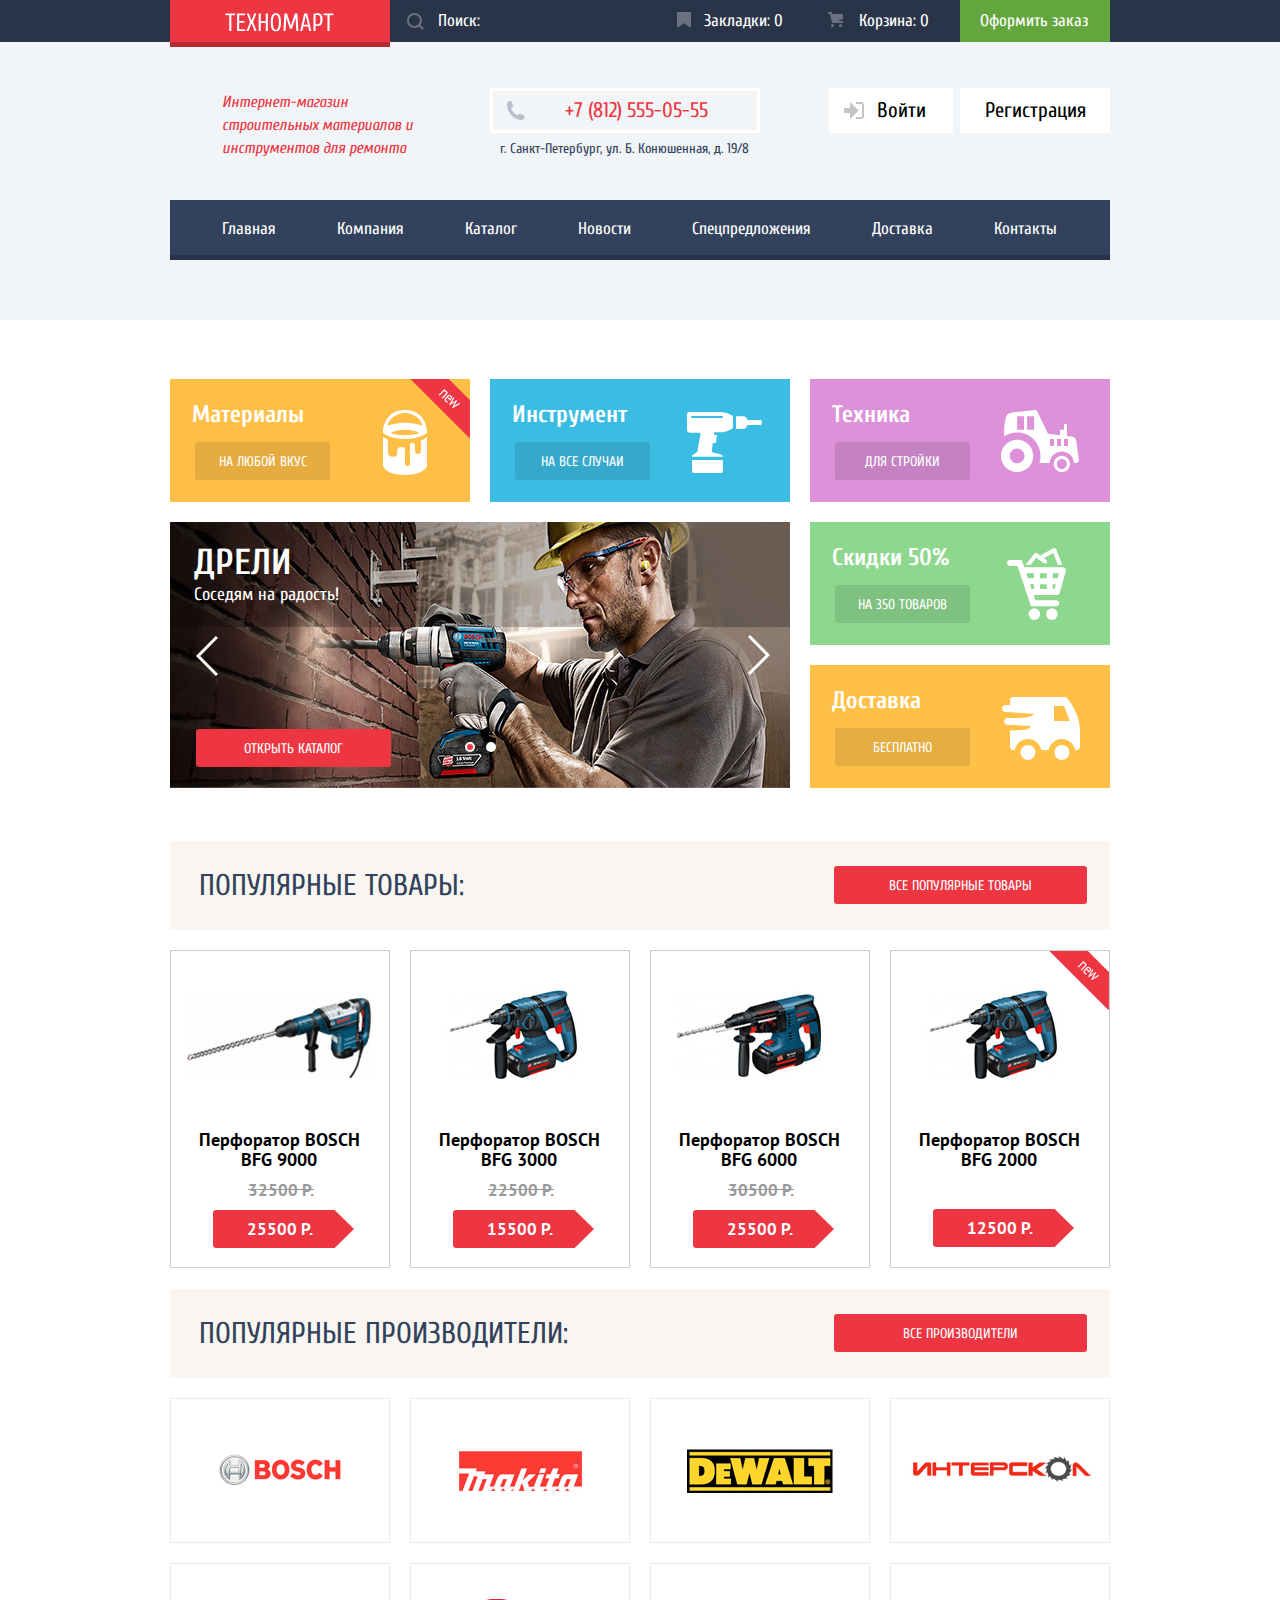
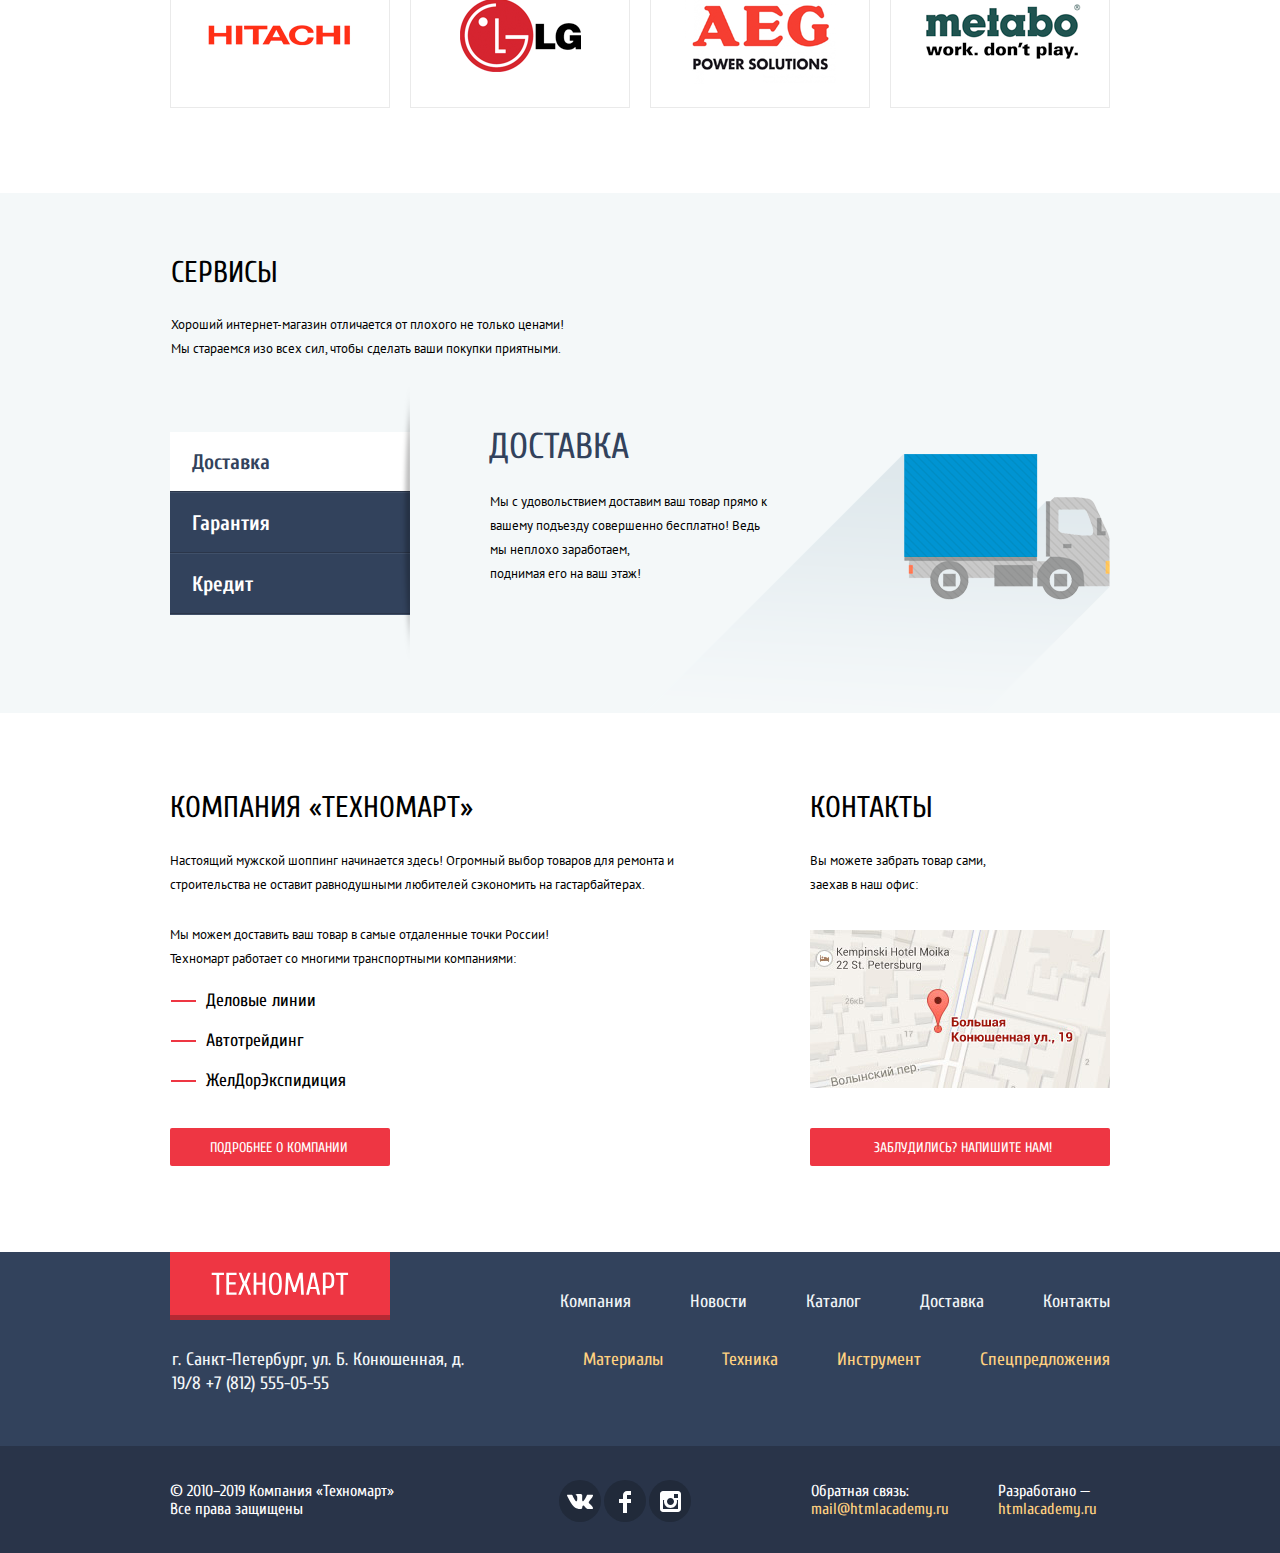
<file: index.html>
<!DOCTYPE html>
<html lang="ru">

<head>
  <meta charset="utf-8">
  <title>HTML Academy: Техномарт</title>
  <link href="https://fonts.googleapis.com/css?family=Cuprum:400,400i,700,700i%7CPT+Sans:400,700&display=swap&subset=cyrillic" rel="stylesheet">
  <link href="css/normalize.css" rel="stylesheet">
  <link href="css/style.css" rel="stylesheet">
</head>

<body>
  <header class="main-header">
    <div class=top-nav-wrapper>
      <div class="top-nav container">
        <div class="top-logo">
          <a>
            <img class="logo-img" src="img/top-logo.svg" width="109" height="19" alt="Логотип Техномарт"></a>
        </div>
        <form class="top-search" action=" https://echo.htmlacademy.ru" method="get">
          <label class="visually-hidden" for="search-block">Поиск:</label>
          <input type="text" id="search-block" class="search-field" name="search-text" value="" placeholder="Поиск:">
        </form>
        <div class="buttons-block">
          <a class="bookmarks" href="">Закладки: 0</a>
          <a class="cart" href="">Корзина: 0</a>
          <a class="submit-order" href="">Оформить заказ</a>
        </div>
      </div>
    </div>
    <div class="header-bottom">
      <div class="container">
        <p class="store-description">Интернет-магазин строительных материалов и инструментов для ремонта</p>
        <div class="phone-address">
          <a class="phone" href="tel:+78125550555">+7 (812) 555-05-55</a>
          <p class="address">г. Санкт-Петербург, ул. Б. Конюшенная, д. 19/8</p>
        </div>
        <div class="user-buttons">
          <a class="button sign-in" href="">Войти </a>
          <a class="button registration" href="">Регистрация </a>
        </div>
      </div>
      <div class="main-navigation container">
        <nav>
          <ul>
            <li><a href="">Главная</a></li>
            <li><a href="">Компания</a></li>
            <li><a href="catalog.html">Каталог</a></li>
            <li><a href="">Новости</a></li>
            <li><a href="">Спецпредложения</a></li>
            <li><a href="">Доставка</a></li>
            <li><a href="">Контакты</a></li>
          </ul>
        </nav>
      </div>
    </div>
  </header>
  <main>
    <section class="promo-block container">
      <h2 class="visually-hidden">Популярные разделы</h2>
      <section class="featured-section materials new-section">
        <h3>Материалы</h3>
        <a href="#">На любой вкус</a>
      </section>
      <section class="featured-section tools">
        <h3>Инструмент</h3>
        <a href="#">На все случаи</a>
      </section>
      <section class="featured-section machinery">
        <h3>Техника</h3>
        <a href="#">Для стройки</a>
      </section>
      <section class="promo-slider">
        <ul>
          <li class="slider-item drill-slide">
            <h3>Дрели</h3>
            <p>Соседям на радость!</p>
            <button class="previous-slide" aria-label="Предидущий слайд" type="button"></button>
            <button class="next-slide" aria-label="Следующий слайд" type="button"></button>
            <a href="./catalog.html">Открыть каталог</a>
          </li>
          <li class="slider-item perf-slide">
            <h3>Перфораторы</h3>
            <p>Настоящие мужские игрушки</p>
            <button class="previous-slide" aria-label="Предидущий слайд" type="button"></button>
            <button class="next-slide" aria-label="Следующий слайд" type="button"></button>
            <a href="./catalog.html">Открыть каталог</a>
          </li>
        </ul>
        <ul>
          <li>
            <i class="slider-indicator active"></i>
          </li>
          <li>
            <i class="slider-indicator"> </i>
          </li>
        </ul>
      </section>
      <div>
        <section class="featured-section discount-50">
          <h3>Скидки 50%</h3>
          <a href="#">На 350 товаров</a>
        </section>
        <section class="featured-section shipment-free">
          <h3>Доставка</h3>
          <a href="#">Бесплатно</a>
        </section>
      </div>
    </section>
    <section class="featured-items container">
      <div class="section-header-wrapper">
        <h2>Популярные товары:</h2>
        <a href="#">Все популярные товары</a>
      </div>
      <div class="items-list row-4x">
        <ul>
          <li>
            <section>
              <img src="img/bosh-bfg-9000.jpg" alt="Перфоратор BOSCH BFG 9000" width="218" height="170">
              <div class="quick-actions">
                <a class="buy-button" href="">купить</a>
                <button class="to-bookmarks-button" type="button">в закладки</button>
              </div>
              <h3>Перфоратор BOSCH BFG 9000</h3>
              <p class="old-price"><del>32500 р.</del></p>
              <p class="final-price">25500 р.</p>
            </section>
          </li>
          <li>
            <section>
              <img src="img/bosh-bfg-3000.jpg" alt="Перфоратор BOSCH BFG 3000" width="218" height="170">
              <div class="quick-actions">
                <a class="buy-button" href="">купить</a>
                <button class="to-bookmarks-button" type="button">в закладки</button>
              </div>
              <h3>Перфоратор BOSCH BFG 3000</h3>
              <p class="old-price"><del>22500 р.</del></p>
              <p class="final-price">15500 р.</p>
            </section>
          </li>
          <li>
            <section>
              <img src="img/bosh-bfg-6000.jpg" alt="Перфоратор BOSCH BFG 6000" width="218" height="170">
              <div class="quick-actions">
                <a class="buy-button" href="">купить</a>
                <button class="to-bookmarks-button" type="button">в закладки</button>
              </div>
              <h3>Перфоратор BOSCH BFG 6000</h3>
              <p class="old-price"><del>30500 р.</del></p>
              <p class="final-price">25500 р.</p>
            </section>
          </li>
          <li class="new">
            <section>
              <img src="img/bosh-bfg-2000.jpg" alt="Перфоратор BOSCH BFG 2000" width="218" height="170">
              <div class="quick-actions">
                <a class="buy-button" href="">купить</a>
                <button class="to-bookmarks-button" type="button">в закладки</button>
              </div>
              <h3>Перфоратор BOSCH BFG 2000</h3>
              <p class="old-price"></p>
              <p class="final-price">12500 р.</p>
            </section>
          </li>
        </ul>
      </div>
    </section>
    <section class="featured-manufactures container">
      <div class="section-header-wrapper">
        <h2>Популярные производители:</h2>
        <a href="#">Все производители</a>
      </div>
      <ul>
        <li><a href="#"></a><img src="img/bosch.png" alt="Bosch" width="126" height="37"></li>
        <li><a href="#"></a><img src="img/makita.png" alt="Makita" width="123" height="40"></li>
        <li><a href="#"></a><img src="img/dewalt.png" alt="Dewalt" width="146" height="44"></li>
        <li><a href="#"></a><img class="interskol" src="img/interskol.png" alt="Интерскол" width="200" height="88"></li>
        <li><a href="#"></a><img src="img/hitachi.png" alt="Hitachi" width="169" height="31"></li>
        <li><a href="#"></a><img src="img/lg.png" alt="LG" width="121" height="73"></li>
        <li><a href="#"></a><img src="img/aeg.png" alt="AEG" width="151" height="96"></li>
        <li><a href="#"></a><img class="metabo" src="img/metabo.png" alt="Metabo" width="204" height="69"></li>
      </ul>
    </section>
    <div class="services-wrapper">
      <section class="services container">
        <h2>Сервисы</h2>
        <p class="service-description">Хороший интернет-магазин отличается от плохого не только ценами! Мы стараемся изо всех сил, чтобы сделать ваши покупки приятными.</p>
        <section class="services-slider">
          <div class="services-buttons">
            <button type="button" class="service-button active-service-button">Доставка</button>
            <button type="button" class="service-button">Гарантия</button>
            <button type="button" class="service-button">Кредит</button>
          </div>
          <div class="service-summary">
            <ul>
              <li class="services-shipment-slide">
                <h3>Доставка</h3>
                <p>Мы с удовольствием доставим ваш товар прямо к вашему подъезду совершенно бесплатно! Ведь мы неплохо заработаем,<br> поднимая его на ваш этаж!</p>
              </li>
              <li class="services-warrenty-slide">
                <h3>Гарантия</h3>
                <p>Если купленный у нас товар поломается или заискрит,<br> а также в случае пожара, спровоцированного его возгоранием, вы всегда можете быть уверены в нашей гарантии. Мы обменяем сгоревший товар на новый.<br> Дом уж восстановите как-нибудь сами.</p>
              </li>
              <li class="services-credit-slide">
                <h3>Кредит</h3>
                <p>Залезть в долговую яму стало проще!<br>Кредитные консультанты придут вам на помощь.</p>
                <a class="button-info credit">Отправить заявку</a>
              </li>
            </ul>
          </div>
        </section>
      </section>
    </div>
    <div class="shipment-contacts container">
      <section class="info">
        <h2>Компания «Техномарт»</h2>
        <p>Настоящий мужской шоппинг начинается здесь! Огромный выбор товаров для ремонта и строительства не оставит равнодушными любителей сэкономить на гастарбайтерах.</p>
        <p class="short-paragraph">Мы можем доставить ваш товар в самые отдаленные точки России! Техномарт работает со многими транспортными компаниями: </p>
        <ul>
          <li>Деловые линии</li>
          <li>Автотрейдинг</li>
          <li>ЖелДорЭкспидиция</li>
        </ul>
        <a class="button-info" href="">Подробнее о компании</a>
      </section>
      <section class="info map">
        <h2>Контакты</h2>
        <p class="how-to-pickup">Вы можете забрать товар сами, заехав в наш офис:</p>
        <a class="mini-map" href=""><img src="img/map.jpg" width="300" height="158" alt="Карта как добраться"></a>
        <a class="button-info">Заблудились? Напишите нам!</a>
      </section>
    </div>
    <section class="write-to-us">
      <div class="top-line"></div>
      <h2 class="visually-hidden">Обратная связь</h2>
      <button class="close-window" type="button" aria-label="Закрыть окно обратной связи"></button>
      <form action="https://echo.htmlacademy.ru" method="post">
        <div class="input-set">
          <div class="small-set">
            <label for="name-field">Ваше имя:</label>
            <input class="popup-input-text" id="name-field" type="text" name="firtst-second-name" placeholder="Имя Фамилия">
          </div>
          <div class="small-set">
            <label for="email-field">Ваш e-mail:</label>
            <input class="popup-input-text" id="email-field" type="email" name="email" placeholder="email@example.com">
          </div>
          <div class="big-set">
            <label for="message-field">Текст письма:</label>
            <textarea class="popup-input-text" id="message-field" name="message" placeholder="В свободной форме"></textarea>
          </div>
        </div>
        <div class="button-area">
          <button class="submit-button" type="submit">Отправить</button>
        </div>
      </form>
    </section>
    <!-- Попап большой карты проезда -->
    <section class="map-popup">
      <h2 class="visually-hidden">Карта проезда в магазин Техномарт</h2>
      <a href="maps.yandex.ru"><img src="img/map-big.jpg" width="970" height="476" alt="Большая карта проезда в магазин Техномарт"></a>
      <button class="close-map-button" type="button" aria-label="Закрыть карту проезда"></button>
    </section>
  </main>
  <footer>
    <div class="footer-top-wrapper">
      <div class="main-footer container">
        <div class="footer-left-column">
          <div class="bottom-logo">
            <a>
              <img class="logo-img" src="img/top-logo.svg" width="138" height="24" alt="Логотип Техномарт"></a>
          </div>
          <p class="footer-address">г. Санкт-Петербург, ул. Б. Конюшенная, д. 19/8 +7 (812) 555-05-55</p>
        </div>
        <div class="footer-right-column">
          <div class="top-links">
            <ul>
              <li><a class="company-links" href="">Компания</a></li>
              <li><a class="company-links" href="">Новости</a></li>
              <li><a class="company-links" href="catalog.html">Каталог</a></li>
              <li><a class="company-links" href="">Доставка</a></li>
              <li><a class="company-links" href="">Контакты</a></li>
            </ul>
          </div>
          <div class="bottom-links">
            <ul>
              <li><a class="goods-links" href="">Материалы</a></li>
              <li><a class="goods-links" href="">Техника</a></li>
              <li><a class="goods-links" href="">Инструмент</a></li>
              <li><a class="goods-links" href="">Спецпредложения</a></li>
            </ul>
          </div>
        </div>
      </div>
    </div>
    <div class="footer-bottom-wrapper">
      <div class="footer-bottom container">
        <p class="copyright">© 2010–2019 Компания «Техномарт» Все права защищены</p>
        <div class="social-block">
          <a class="social-icon" href=""><img class="vk-social" src="img/vk-icon.svg" width="26" height="15" alt="Мы вконтакте"></a>
          <a class="social-icon" href=""><img src="img/fb-icon.svg" class="facebook-social" width="12" height="22" alt="Мы в фейсбуке"></a>
          <a class="social-icon" href=""><img class="insta-social" src="img/insta-icon.svg" width="21" height="21" alt="Мы в инстаграме"></a>
        </div>
        <div class="contact-block">
          <p>Обратная связь: <a class="company-links" href="mailto:mail@htmlacademy.ru">mail@htmlacademy.ru</a></p>
          <p>Разработано — <a class="company-links" href="https://htmlacademy.ru/intensive/htmlcss">htmlacademy.ru</a>
          </p>
        </div>
      </div>
    </div>
  </footer>
</body>

</html>
</file>
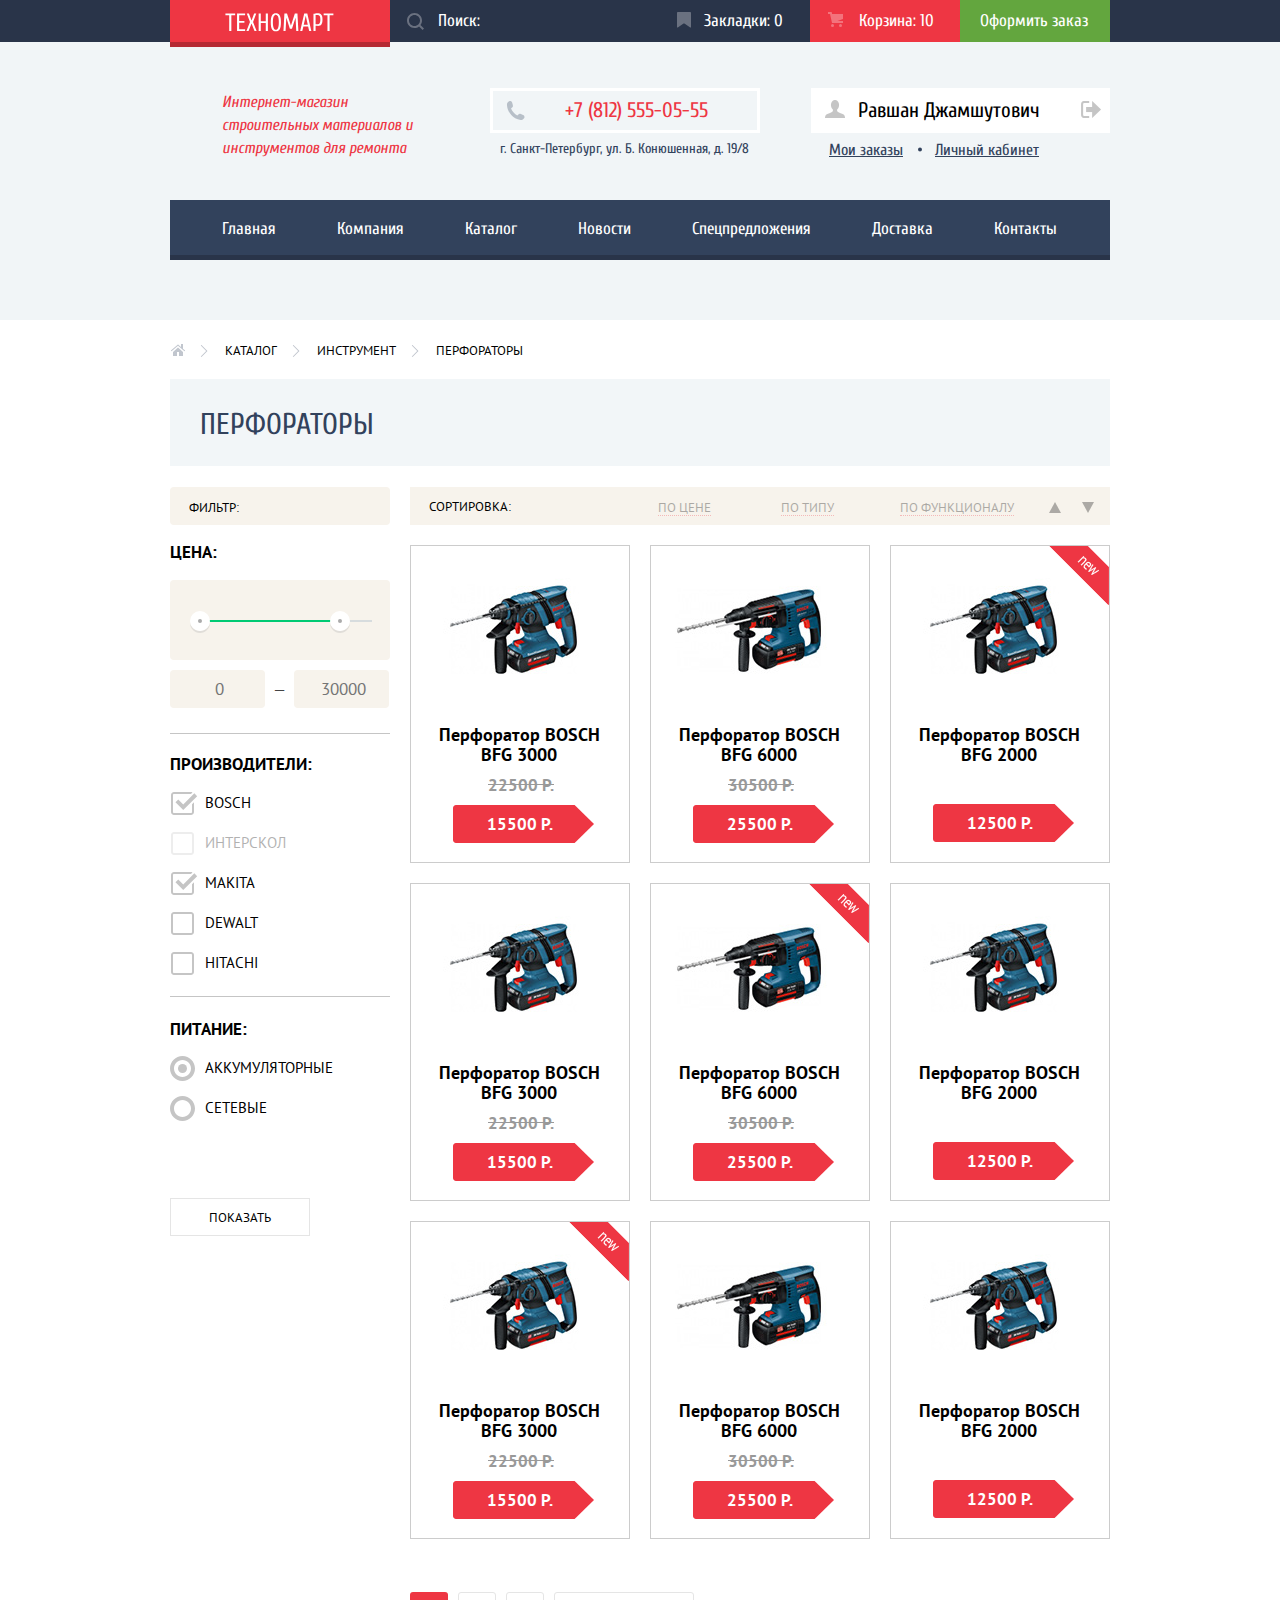
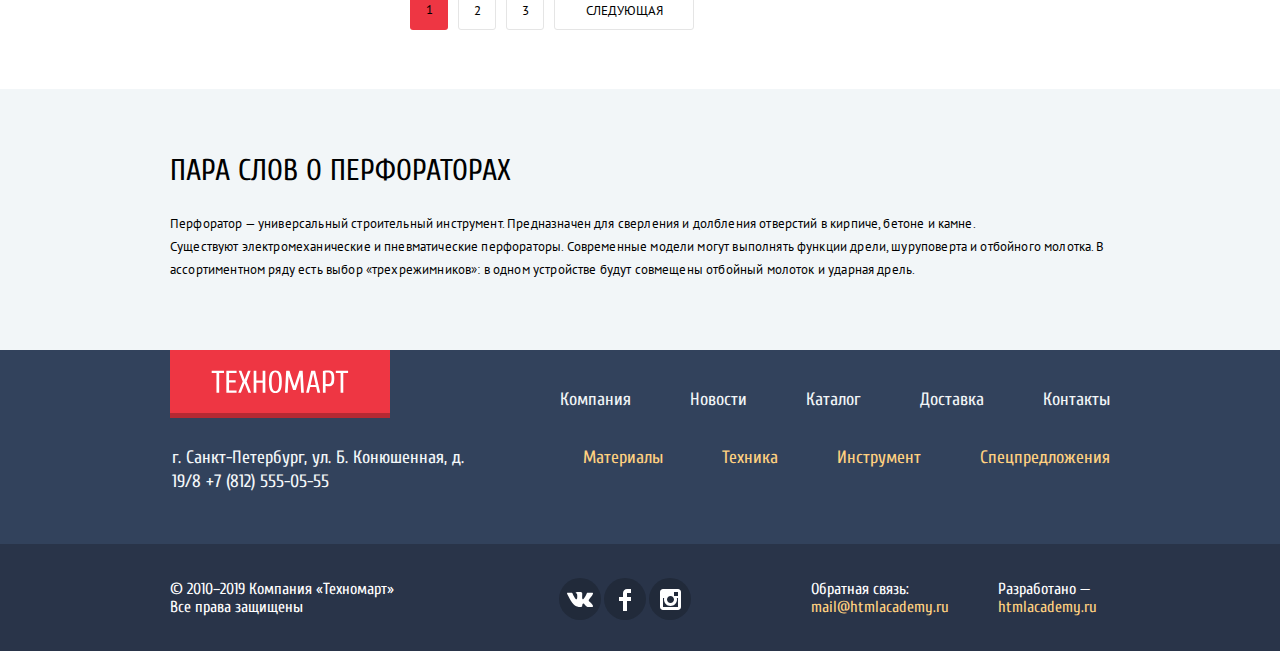
<file: catalog.html>
<!DOCTYPE html>
<html lang="ru">

<head>
  <meta charset="utf-8">
  <title>HTML Academy: Техномарт</title>
  <link href="https://fonts.googleapis.com/css?family=Cuprum:400,400i,700,700i%7CPT+Sans:400,700&display=swap&subset=cyrillic" rel="stylesheet">
  <link href="css/normalize.css" rel="stylesheet">
  <link href="css/style.css" rel="stylesheet">
</head>

<body>
  <header class="main-header">
    <div class=top-nav-wrapper>
      <div class="top-nav container">
        <div class="top-logo">
          <a href="index.html">
            <img class="logo-img" src="img/top-logo.svg" width="109" height="19" alt="Логотип Техномарт"></a>
        </div>
        <form class="top-search" action=" https://echo.htmlacademy.ru" method="get">
          <label class="visually-hidden" for="search-block">Поиск:</label>
          <input type="text" id="search-block" class="search-field" name="search-text" value="" placeholder="Поиск:">
        </form>
        <div class="buttons-block">
          <a class="bookmarks" href="">Закладки: 0</a>
          <a class="cart full" href="">Корзина: 10</a>
          <a class="submit-order" href="">Оформить заказ</a>
        </div>
      </div>
    </div>
    <div class="header-bottom">
      <div class="container">
        <p class="store-description">Интернет-магазин строительных материалов и инструментов для ремонта</p>
        <div class="phone-address">
          <a class="phone" href="tel:+78125550555">+7 (812) 555-05-55</a>
          <p class="address">г. Санкт-Петербург, ул. Б. Конюшенная, д. 19/8</p>
        </div>
        <div class="user-menu">
          <div class="user-name-block">
            <a class="user-name" href="">Равшан Джамшутович</a>
            <a class="button-logout" aria-label="выйти из профиля"></a>
          </div>
          <div class="personal-links">
            <a href="">Мои заказы</a>
            <a href="">Личный кабинет</a>
          </div>
        </div>
      </div>
      <div class="main-navigation container">
        <nav>
          <ul>
            <li><a href="index.html">Главная</a></li>
            <li><a href="">Компания</a></li>
            <li><a href="catalog.html">Каталог</a></li>
            <li><a href="">Новости</a></li>
            <li><a href="">Спецпредложения</a></li>
            <li><a href="">Доставка</a></li>
            <li><a href="">Контакты</a></li>
          </ul>
        </nav>
      </div>
    </div>
  </header>
  <main>
    <div class="breadcrumbs container">
      <ul>
        <li><a class="crumb-home" aria-label="На главную страницу" href="index.html"></a></li>
        <li><a href="catalog.html">Каталог</a></li>
        <li><a href="">Инструмент</a></li>
        <li><a href="">Перфораторы</a></li>
      </ul>
    </div>
    <h1 class="container">Перфораторы</h1>
    <div class="main-content container">
      <aside class="filter-block">
        <!-- Блок фильтра по цене -->
        <h3 class="filter-header">Фильтр:</h3>
        <form action="https://echo.htmlacademy.ru" method="get">
          <fieldset class="price-filter-fieldset">
            <legend>Цена:</legend>
            <div class="price-range-slider">
              <div class="incative-price"></div>
              <div class="active-price"></div>
              <div class="price-min-slider"></div>
              <div class="price-max-slider"></div>
            </div>
            <input class="price-slider-input-field" type="text" id="min-price" placeholder="0">
            <span class=pirce-separator>—</span>
            <input class="price-slider-input-field" type="text" id="max-price" placeholder="30000">
          </fieldset>
          <div class="separator">
            <fieldset class="manufactures-filter">
              <legend>Производители:</legend>
              <ul class="checklist">
                <li>
                  <input class="visually-hidden filter-checkbox" id="filter-bosh" type="checkbox" name="Bosh" checked>
                  <label for="filter-bosh">Bosch</label>
                </li>
                <li>
                  <input class="visually-hidden filter-checkbox" id="filter-interskol" type="checkbox" name="Интерскол" disabled>
                  <label for="filter-interskol">Интерскол</label>
                </li>
                <li>
                  <input class="visually-hidden filter-checkbox" id="filter-makita" type="checkbox" name="Makita" checked>
                  <label for="filter-makita">Makita</label>
                </li>
                <li>
                  <input class="visually-hidden filter-checkbox" id="filter-dewalt" type="checkbox" name="Dewalt">
                  <label for="filter-dewalt">Dewalt</label>
                </li>
                <li>
                  <input class="visually-hidden filter-checkbox" id="filter-hitachi" type="checkbox" name="Hitachi">
                  <label for="filter-hitachi">Hitachi</label>
                </li>
              </ul>
            </fieldset>
          </div>
          <div class="separator">
            <fieldset class="powersource">
              <legend>Питание:</legend>
              <ul>
                <li>
                  <input class="visually-hidden filter-radio" id="filter-battery" type="radio" name="power-source" value="battery" checked>
                  <label for="filter-battery">Аккумуляторные</label>
                </li>
                <li>
                  <input class="visually-hidden filter-radio" id="filter-power-line" type="radio" name="power-source" value="power-line">
                  <label for="filter-power-line">Сетевые</label>
                </li>
              </ul>
            </fieldset>
          </div>
          <button class="button-fieldset-submit" type="submit">Показать</button>
        </form>
      </aside>
      <section class="items-list">
        <h2 class="visually-hidden">Каталог перфораторов</h2>
        <section class="catalog-sorting-block">
          <h3>Сортировка:</h3>
          <div class="sorting-buttons">
            <a href="" class="sort-type-button price-sort">По цене</a>
            <a href="" class="sort-type-button type-sort">По типу</a>
            <a href="" class="sort-type-button function-sort">По функционалу</a>
            <div class="sorting-order">
              <a href="" class="sort-up" aria-label="По возрастанию"></a>
              <a href="" class="sort-down" aria-label="По убыванию"></a>
            </div>
          </div>
        </section>
        <ul>
          <li>
            <section>
              <img src="img/bosh-bfg-3000.jpg" alt="Перфоратор BOSCH BFG 3000" width="218" height="170">
              <div class="quick-actions">
                <a class="buy-button" href="">купить</a>
                <button class="to-bookmarks-button" type="button">в закладки</button>
              </div>
              <h3>Перфоратор BOSCH BFG 3000</h3>
              <p class="old-price"><del>22500 р.</del></p>
              <p class="final-price">15500 р.</p>
            </section>
          </li>
          <li>
            <section>
              <img src="img/bosh-bfg-6000.jpg" alt="Перфоратор BOSCH BFG 6000" width="218" height="170">
              <div class="quick-actions">
                <a class="buy-button" href="">купить</a>
                <button class="to-bookmarks-button" type="button">в закладки</button>
              </div>
              <h3>Перфоратор BOSCH BFG 6000</h3>
              <p class="old-price"><del>30500 р.</del></p>
              <p class="final-price">25500 р.</p>
            </section>
          </li>
          <li class="new">
            <section>
              <img src="img/bosh-bfg-2000.jpg" alt="Перфоратор BOSCH BFG 2000" width="218" height="170">
              <div class="quick-actions">
                <a class="buy-button" href="">купить</a>
                <button class="to-bookmarks-button" type="button">в закладки</button>
              </div>
              <h3>Перфоратор BOSCH BFG 2000</h3>
              <p class="old-price"></p>
              <p class="final-price">12500 р.</p>
            </section>
          </li>
          <li>
            <section>
              <img src="img/bosh-bfg-3000.jpg" alt="Перфоратор BOSCH BFG 3000" width="218" height="170">
              <div class="quick-actions">
                <a class="buy-button" href="">купить</a>
                <button class="to-bookmarks-button" type="button">в закладки</button>
              </div>
              <h3>Перфоратор BOSCH BFG 3000</h3>
              <p class="old-price"><del>22500 р.</del></p>
              <p class="final-price">15500 р.</p>
            </section>
          </li>
          <li class="new">
            <section>
              <img src="img/bosh-bfg-6000.jpg" alt="Перфоратор BOSCH BFG 6000" width="218" height="170">
              <div class="quick-actions">
                <a class="buy-button" href="">купить</a>
                <button class="to-bookmarks-button" type="button">в закладки</button>
              </div>
              <h3>Перфоратор BOSCH BFG 6000</h3>
              <p class="old-price"><del>30500 р.</del></p>
              <p class="final-price">25500 р.</p>
            </section>
          </li>
          <li>
            <section>
              <img src="img/bosh-bfg-2000.jpg" alt="Перфоратор BOSCH BFG 2000" width="218" height="170">
              <div class="quick-actions">
                <a class="buy-button" href="">купить</a>
                <button class="to-bookmarks-button" type="button">в закладки</button>
              </div>
              <h3>Перфоратор BOSCH BFG 2000</h3>
              <p class="old-price"></p>
              <p class="final-price">12500 р.</p>
            </section>
          </li>
          <li class="new">
            <section>
              <img src="img/bosh-bfg-3000.jpg" alt="Перфоратор BOSCH BFG 3000" width="218" height="170">
              <div class="quick-actions">
                <a class="buy-button" href="">купить</a>
                <button class="to-bookmarks-button" type="button">в закладки</button>
              </div>
              <h3>Перфоратор BOSCH BFG 3000</h3>
              <p class="old-price"><del>22500 р.</del></p>
              <p class="final-price">15500 р.</p>
            </section>
          </li>
          <li>
            <section>
              <img src="img/bosh-bfg-6000.jpg" alt="Перфоратор BOSCH BFG 6000" width="218" height="170">
              <div class="quick-actions">
                <a class="buy-button" href="">купить</a>
                <button class="to-bookmarks-button" type="button">в закладки</button>
              </div>
              <h3>Перфоратор BOSCH BFG 6000</h3>
              <p class="old-price"><del>30500 р.</del></p>
              <p class="final-price">25500 р.</p>
            </section>
          </li>
          <li>
            <section>
              <img src="img/bosh-bfg-2000.jpg" alt="Перфоратор BOSCH BFG 2000" width="218" height="170">
              <div class="quick-actions">
                <a class="buy-button" href="">купить</a>
                <button class="to-bookmarks-button" type="button">в закладки</button>
              </div>
              <h3>Перфоратор BOSCH BFG 2000</h3>
              <p class="old-price"></p>
              <p class="final-price">12500 р.</p>
            </section>
          </li>
        </ul>
        <ul class="catalog-pagination">
          <li class="pagination-item active-pagination">1</li>
          <li class="pagination-item">2</li>
          <li class="pagination-item">3</li>
          <li class="pagination-item next-page-pagination">Следующая</li>
        </ul>
      </section> <!-- items-list-->
    </div>
    <div class="category-description-wrapper">
      <section class="category-description container">
        <h3>Пара слов о перфораторах</h3>
        <p>Перфоратор — универсальный строительный инструмент. Предназначен для сверления и долбления отверстий в кирпиче, бетоне и камне.<br> Существуют электромеханические и пневматические перфораторы. Современные модели могут выполнять функции дрели, шуруповерта и отбойного молотка. В ассортиментном ряду есть выбор «трехрежимников»: в одном устройстве будут совмещены отбойный молоток и ударная дрель.</p>
      </section>
    </div>
    <!-- Попап подтверждения добавления в корзину -->
    <section class="added-to-cart-popup">
      <div class="top-line"></div>
      <div class="added-message">
        <h2>Товар добавлен в корзину!</h2>
        <button class="close-window" type="button" aria-label="Закрыть окно подтверждения"></button>
      </div>
      <div class="button-area">
        <a class="checkout-button" href="">Оформить заказ</a>
        <button class="continue-shopping" type="button">Продолжить покупки</button>
      </div>
    </section>
  </main>
  <footer>
    <div class="footer-top-wrapper">
      <div class="main-footer container">
        <div class="footer-left-column">
          <div class="bottom-logo">
            <a href="index.html">
              <img class="logo-img" src="img/top-logo.svg" width="138" height="24" alt="Логотип Техномарт"></a>
          </div>
          <p class="footer-address">г. Санкт-Петербург, ул. Б. Конюшенная, д. 19/8 +7 (812) 555-05-55</p>
        </div>
        <div class="footer-right-column">
          <div class="top-links">
            <ul>
              <li><a class="company-links" href="">Компания</a></li>
              <li><a class="company-links" href="">Новости</a></li>
              <li><a class="company-links" href="catalog.html">Каталог</a></li>
              <li><a class="company-links" href="">Доставка</a></li>
              <li><a class="company-links" href="">Контакты</a></li>
            </ul>
          </div>
          <div class="bottom-links">
            <ul>
              <li><a class="goods-links" href="">Материалы</a></li>
              <li><a class="goods-links" href="">Техника</a></li>
              <li><a class="goods-links" href="">Инструмент</a></li>
              <li><a class="goods-links" href="">Спецпредложения</a></li>
            </ul>
          </div>
        </div>
      </div>
    </div>
    <div class="footer-bottom-wrapper">
      <div class="footer-bottom container">
        <p class="copyright">© 2010–2019 Компания «Техномарт» Все права защищены</p>
        <div class="social-block">
          <a class="social-icon" href=""><img class="vk-social" src="img/vk-icon.svg" width="26" height="15" alt="Мы вконтакте"></a>
          <a class="social-icon" href=""><img src="img/fb-icon.svg" class="facebook-social" width="12" height="22" alt="Мы в фейсбуке"></a>
          <a class="social-icon" href=""><img class="insta-social" src="img/insta-icon.svg" width="21" height="21" alt="Мы в инстаграме"></a>
        </div>
        <div class="contact-block">
          <p>Обратная связь: <a class="company-links" href="mailto:mail@htmlacademy.ru">mail@htmlacademy.ru</a></p>
          <p>Разработано — <a class="company-links" href="https://htmlacademy.ru/intensive/htmlcss">htmlacademy.ru</a>
          </p>
        </div>
      </div>
    </div>
  </footer>
</body>

</html>
</file>
<file: css/style.css>
body {
  font-family: 'Cuprum', Arial, sans-serif;
  margin: 0;
  padding: 0;
  min-width: 960px;
}

a {
  text-decoration: none;
}

.container {
  display: flex;
  width: 940px;
  margin: 0 auto;
}

.space-between {
  justify-content: space-between;
}

.main-header {
  min-width: 940px;
}

.header-bottom {
  padding-top: 46px;
  padding-bottom: 60px;
  background-color: #f1f5f7;
}

.top-nav input {
  width: 222px;
  height: 42px;
  color: #fff;
  border: none;
  background-color: #293449;
}

.top-nav input::placeholder {
  color: white;
}

.top-nav input:focus {
  color: black;
  background-color: #fff;
}

.top-search {
  width: 270px;
}

.search-field {
  font-size: 17px;
  font-weight: 400;
  line-height: 18px;
  margin-top: -1px;
  padding-top: 0;
  padding-bottom: 0;
  padding-left: 48px;
  background-image: url('../img/icon-search.svg');
  background-repeat: no-repeat;
  background-position: 17px 14px;
}

.search-field:hover {
  background-image: url('../img/icon-search-hover.svg');
}

.search-field:focus {
  background-image: url('../img/icon-search-active.svg');
}

.buttons-block {
  display: flex;
  width: 450px;
  justify-content: flex-end;
  flex-wrap: wrap;
}

.top-logo {
  height: 42px;
  background-color: #ee3643;
  position: relative;
}

.logo-img {
  padding-top: 13px;
}

.top-logo::before {
  content: "";
  position: absolute;
  width: 220px;
  height: 5px;
  background-color: #b52933;
  bottom: -5px;
}

.top-logo a {
  padding-top: 13px;
  padding-right: 56px;
  padding-bottom: 11px;
  padding-left: 55px;
}

.bottom-logo {
  width: 220px;
  height: 68px;
  background-color: #ee3643;
  box-shadow: inset 0 -5px 0 rgba(0, 0, 0, .24);
}

.bottom-logo img {
  padding-top: 20px;
  padding-right: 41px;
  padding-bottom: 20px;
  padding-left: 41px;
}

.top-logo:hover,
.top-logo:focus {
  background-color: #ca2c37;
}

.top-logo:active {
  background-color: #ba2732;
}

.top-nav .submit-order {
  background-color: #63a63e;
}

.top-nav .submit-order:hover {
  background-color: #5fbb2d;
}

.top-nav .submit-order:focus {
  background-color: #5fbb2d;
}

.top-nav .submit-order:active {
  opacity: .6;
  background-color: #518534;
}

.top-nav .full {
  background-color: #ee3643;
}

.user-name {
  font-size: 21px;
  font-weight: 400;
  line-height: 21px;
  position: relative;
  display: block;
  padding-top: 12px;
  padding-bottom: 11px;
  padding-left: 47px;
  color: #000;
}

.user-name::before {
  position: absolute;
  content: '';
  background-image: url('../img/icon-user.png');
  background-repeat: no-repeat;
}

.user-name:active {
  opacity: .3;
}

.user-menu {
  width: 299px;
  min-height: 45px;
  padding-left: 51px;
}

.user-name-block {
  display: flex;
  flex-direction: row;
  min-height: 45px;
  background-color: #fff;
  background-image: url('../img/icon-user.png');
  background-repeat: no-repeat;
  background-position: 14px 12px;
  justify-content: space-between;
}

.button-logout {
  width: 20px;
  height: 17px;
  margin-top: 13px;
  margin-right: 9px;
  border: none;
  background-color: #fff;
  background-image: url('../img/icon-logout.png');
}

.personal-links {
  display: flex;
  flex-direction: row;
  margin-top: 8px;
  margin-left: 18px;
  flex-wrap: wrap;
}

.personal-links a {
  font-size: 16px;
  font-weight: 400;
  line-height: 18px;
  position: relative;
  margin-right: 32px;
  text-decoration: underline;
  color: #32425c;
}

.personal-links a::after {
  position: absolute;
  top: 6px;
  right: -20px;
  width: 5px;
  height: 5px;
  content: '';
  background-image: url('../img/bullet.svg');
  background-repeat: no-repeat;
}

.personal-links a:last-child::after {
  content: none;
}

.personal-links a:hover,
.personal-links a:focus {
  color: #ee3643;
}

.personal-links a:active {
  opacity: .3;
  color: #32425c;
}

.top-nav a,
.top-nav a:hover,
.top-nav a:focus {
  font-size: 17px;
  font-weight: 400;
  line-height: 18px;
  color: #fff;
}

.top-nav a:active {
  opacity: .6;
}

.store-description {
  width: 197px;
  font-size: 16px;
  font-style: italic;
  line-height: 23px;
  margin-top: 3px;
  margin-bottom: 0;
  margin-left: 52px;
  color: #ee3643;
}

.phone-address {
  width: 270px;
  margin-left: 71px;
}

.phone {
  font-size: 21px;
  font-weight: 400;
  line-height: 21px;
  display: block;
  box-sizing: border-box;
  width: 100%;
  padding-top: 9px;
  padding-bottom: 9px;
  padding-left: 72px;
  color: #ee3643;
  border: 3px solid #fff;
  background-image: url('../img/icon-phone.svg');
  background-repeat: no-repeat;
  background-position: 13px 10px;
}

.address {
  margin-top: 4px;
  margin-bottom: 0;
  margin-left: 10px;
}

.user-buttons {
  display: flex;
  width: 281px;
  margin-left: 69px;
  justify-content: space-between;
  flex-wrap: wrap;
  align-items: flex-start;
}

.button {
  font-size: 21px;
  font-weight: 400;
  line-height: 21px;
  display: block;
  padding-top: 12px;
  padding-right: 25px;
  padding-bottom: 12px;
  padding-left: 25px;
  color: #000;
}

.sign-in {
  padding-right: 27px;
  padding-left: 48px;
  background-color: #fff;
  background-image: url('../img/icon-login.svg');
  background-repeat: no-repeat;
  background-position: 15px 14px;
}

.registration {
  width: 100px;
  background-color: #fff;
}

.phone:visited {
  color: #ee3643;
}

.address {
  font-size: 14px;
  font-weight: 400;
  line-height: 24px;
  color: #32425c;
}

.button:hover,
.button:focus {
  color: #ee3643;
}

.button:active {
  opacity: .3;
  color: #000;
}

.main-navigation {
  min-height: 60px;
  margin-top: 39px;
  background-color: #32425c;
  box-shadow: inset 0 -5px 0 #293449;
}

.main-navigation ul {
  display: flex;
  margin-top: 0;
  margin-bottom: 0;
  margin-left: 22px;
  padding-left: 0;
  list-style-type: none;
}

.main-navigation li {
  font-size: 17px;
  font-weight: 400;
  line-height: 17px;
  color: #fff;
}

.main-navigation li:focus,
.main-navigation li:hover {
  background-color: #1d2739;
}

.main-navigation li:active {
  opacity: .5;
  background-color: #1d2739;
}

.main-navigation a {
  display: block;
  padding-top: 20px;
  padding-right: 31px;
  padding-bottom: 22px;
  padding-left: 30px;
  color: #fff;
}

.main-navigation a:visited {
  color: #fff;
}

.breadcrumbs ul {
  list-style: none;
}

.breadcrumbs li {
  font-family: 'PT Sans', Arial, sans-serif;
  font-size: 13px;
  font-weight: 400;
  line-height: 18px;
  position: relative;
  margin-right: 40px;
  text-transform: uppercase;
  color: #000;
}

.breadcrumbs li::before {
  position: absolute;
  top: 3px;
  left: -25px;
  width: 8px;
  height: 12px;
  content: '';
  background-image: url('../img/icon-right-small.svg');
  background-repeat: no-repeat;
}

.breadcrumbs li:first-child::before {
  content: none;
}

.breadcrumbs a,
.breadcrumbs a:visited {
  color: #000;
}

h1 {
  font-size: 30px;
  font-weight: 400;
  line-height: 30px;
  text-transform: uppercase;
  color: #32425c;
  background-color: #f2f6f8;
}

.info {
  box-sizing: border-box;
  width: 519px;
}

.info ul {
  margin-top: 20px;
  margin-left: 1px;
  padding: 0;
  list-style: none;
}

.info.map {
  width: 300px;
  margin-left: 121px;
}

.mini-map {
  margin: 0;
  margin-top: 32px;
  padding: 0;
  border: 0;
}

.info h2 {
  font-size: 30px;
  font-weight: 400;
  line-height: 30px;
  margin: 0;
  padding: 0;
  text-transform: uppercase;
}

.info p {
  font-family: 'PT Sans', Arial, sans-serif;
  font-size: 13px;
  font-weight: 400;
  line-height: 24px;
  margin-top: 26px;
  margin-bottom: 0;
}

.info .how-to-pickup {
  margin-bottom: 33px;
  width: 180px;
}

.info li {
  font-size: 18px;
  font-weight: 400;
  line-height: 20px;
  display: flex;
  margin-bottom: 20px;
}

.info li::before {
  width: 25px;
  height: 2px;
  margin-top: 9px;
  margin-right: 10px;
  content: '';
  background: #ee3643;
}

.button-info {
  font-size: 14px;
  font-weight: 400;
  line-height: 18px;
  display: block;
  width: 140px;
  margin-top: 37px;
  padding-top: 11px;
  padding-right: 40px;
  padding-bottom: 9px;
  padding-left: 40px;
  text-transform: uppercase;
  color: #fff;
  border-width: 0;
  border-radius: 2px;
  background-color: #ee3643;
}

.credit {
  display: inline-block;
  vertical-align: baseline;
  width: auto;
  padding-left: 45px;
  padding-right: 44px;
  margin-top: 13px;
  margin-bottom: 30px;
}

.map .button-info {
  box-sizing: border-box;
  width: 300px;
  margin-top: 36px;
  padding-left: 64px
}

.button-info:hover,
.button-info:focus,
.slider-item a:hover,
.slider-item a:focus,
.section-header-wrapper a:hover,
.section-header-wrapper a:focus {
  background-color: #ca2c37;
}

.button-info:active,
.slider-item a:active {
  background-color: #ba2732;
}

.write-to-us {
  display: none;
  position: absolute;
  top: 2520px;
  left: 410px;
  width: 620px;
  min-height: 430px;
  background-color: #fff;
}

.write-to-us label {
  font-size: 18px;
  font-weight: 400;
  line-height: 18px;
  display: block;
  margin-bottom: 9px;
}

.write-to-us input {
  font-family: 'PT Sans', Arial, sans-serif;
  font-size: 13px;
  font-weight: 400;
  line-height: 18px;
  padding-top: 0;
  padding-left: 14px;
  color: #a9a9a9;
}

.write-to-us .input-set {
  display: flex;
  flex-direction: row;
  box-sizing: border-box;
  width: 460px;
  margin-top: 47px;
  margin-right: 80px;
  margin-left: 80px;
  justify-content: space-between;
  flex-wrap: wrap;
}

.small-set {
  width: 220px;
}

.big-set {
  width: 100%;
  margin-top: 21px;
  margin-bottom: 34px;
}

.big-set label {
  margin-left: 1px;
}

.big-set textarea {
  font-family: 'PT Sans', Arial, sans-serif;
  font-size: 13px;
  font-weight: 400;
  line-height: 18px;
  height: 114px;
  padding-top: 8px;
  padding-left: 13px;
  resize: none;
}

.popup-input-text {
  box-sizing: border-box;
  width: 100%;
  height: 38px;
  border: 2px solid #dee3e4;
  border-radius: 3px;
}

.submit-button {
  font-size: 14px;
  font-weight: 400;
  line-height: 18px;
  width: 460px;
  height: 38px;
  margin-top: 37px;
  margin-left: 80px;
  cursor: pointer;
  text-transform: uppercase;
  color: #fff;
  border: none;
  border-radius: 3px;
  background-color: #ee3643;
}

.map-popup {
  display: none;
  position: absolute;
  top: 2333px;
  left: 235px;
}

.close-map-button {
  height: 21px;
  width: 21px;
  background-color: transparent;
  border: none;
  background-image: url('../img/close-button.png');
  background-repeat: no-repeat;
  position: relative;
  top: -433px;
  left: -49px;
}

.main-footer {
  margin-top: 86px;
  padding-bottom: 32px;
  color: #f3f7f9;
  background-color: #32425c;
  flex-wrap: wrap;
}

.main-footer ul {
  list-style-type: none;
}

.top-links {
  margin-top: 38px;
}

.bottom-links {
  margin-top: 34px;
}

.top-links ul,
.bottom-links ul {
  display: flex;
  justify-content: flex-end;
  flex-wrap: wrap;
}

.top-links li,
.bottom-links li {
  margin-left: 59px;
}

.top-links li:first-child,
.bottom-links li:first-child {
  margin-left: 0;
}

.main-footer li {
  font-size: 18px;
  font-weight: 400;
  line-height: 24px;
}

.footer-right-column {
  width: 615px;
}

.main-footer .company-links {
  color: #f1f5f7;
}

.main-footer .goods-links {
  color: #ffd180;
}

.main-footer .company-links:hover,
.main-footer .company-links:focus,
.main-footer .goods-links:hover,
.main-footer .goods-links:focus {
  text-decoration: underline;
}

.main-footer .company-links:active,
.main-footer .goods-links:active {
  opacity: .5;
}

.footer-bottom {
  display: flex;
  min-height: 107px;
  background-color: #293449;
  justify-content: space-between;
}

.footer-bottom p {
  font-size: 16px;
  font-weight: 400;
  line-height: 18px;
  margin: 0;
  margin-top: 36px;
  color: #fff;
}

.copyright {
  width: 227px;
}

.social-block {
  display: flex;
  flex-direction: row;
  margin-top: 34px;
  margin-left: 97px;
}

.footer-bottom .social-icon {
  display: flex;
  width: 42px;
  height: 42px;
  margin-right: 3px;
  border-width: 0;
  border-radius: 21px;
  background-color: #212a3a;
  justify-content: center;
}

.vk-social {
  padding-top: 14px;
}

.facebook-social {
  padding-top: 11px;
}

.insta-social {
  padding-top: 11px;
}

.footer-bottom .social-icon:hover,
.footer-bottom .social-icon:focus,
.footer-bottom .social-icon:active {
  background-color: #ee3643;
}

.footer-bottom .company-links {
  color: #ffd180;
}

.footer-bottom .company-links:hover,
.footer-bottom .company-links:focus {
  text-decoration: underline;
}

.footer-bottom .company-links:active {
  text-decoration: none;
  color: #ee3643;
}

.filter-block legend {
  font-family: 'PT Sans', Arial, sans-serif;
  font-size: 17px;
  font-weight: 700;
  line-height: 30px;
  text-transform: uppercase;
  color: #000;
}

.filter-block {
  font-family: 'PT Sans', Arial, sans-serif;
  font-size: 15px;
  font-weight: 400;
  line-height: 20px;
  display: flex;
  width: 220px;
  margin-right: 20px;
  margin-bottom: 15px;
  text-transform: uppercase;
  color: #000;
  flex-wrap: wrap;
  align-content: flex-start;
}

/* .filter-block ul {
  margin-left: 0;
  padding: 0;
}
 */
.filter-block li {
  margin-bottom: 20px;
}

.filter-block ul {
  margin-top: 14px;
  margin-left: 35px;
  padding: 0;
  list-style-type: none;
  user-select: none;
}

.filter-block fieldset {
  border: none;
  margin-bottom: 3px;
}

.button-fieldset-submit {
  width: 140px;
  height: 38px;
  border: 1px solid #e5e5e5;
  background-color: #ffffff;
  text-transform: uppercase;
  font-family: 'PT Sans', Arial, sans-serif;
  font-size: 13px;
  font-weight: 400;
  line-height: 18px;
  padding-top: 3px;
  margin-top: 57px;
}

.items-list ul {
  display: flex;
  padding: 0;
  margin-top: 0;
  margin-left: 0;
  margin-right: 0;
  margin-bottom: 33px;
  list-style-type: none;
  flex-wrap: wrap;
}

.items-list li {
  position: relative;
  box-sizing: border-box;
  width: 220px;
  min-height: 318px;
  margin-right: 20px;
  margin-bottom: 20px;
  border: 1px solid #ccc;
}

.items-list {
  display: flex;
  flex-wrap: wrap;
  width: 700px;
  text-align: center;
}

.row-4x {
  width: 940px;
}

.items-list h3 {
  font-family: 'PT Sans', Arial, sans-serif;
  font-size: 18px;
  font-weight: 700;
  line-height: 20px;
  margin-top: 5px;
  margin-bottom: 0;
  padding-right: 29px;
  padding-left: 27px;
  color: #000;
}

.old-price {
  font-family: 'PT Sans', Arial, sans-serif;
  font-size: 17px;
  font-weight: 700;
  line-height: 18px;
  display: block;
  min-height: 17px;
  margin-top: 11px;
  margin-bottom: 0;
  margin-left: 2px;
  text-align: center;
  text-decoration: line-through;
  text-transform: uppercase;
  color: #999;
}

.items-list .final-price {
  font-family: 'PT Sans', Arial, sans-serif;
  font-size: 17px;
  font-weight: 700;
  line-height: 18px;
  display: inline-block;
  vertical-align: baseline;
  width: 148px;
  height: 38px;
  margin-top: 8px;
  margin-bottom: 0;
  margin-left: 0;
  padding-top: 13px;
  padding-bottom: 8px;
  text-align: center;
  text-transform: uppercase;
  color: #fff;
  background-image: url('../img/catalog-button-price.svg');
  background-repeat: no-repeat;
  background-position: 7px 3px;
}

.items-list img {
  max-width: 100%;
  min-width: 218px;
  min-height: 170px;
}

.items-list .buy-button {
  font-size: 14px;
  font-weight: 400;
  line-height: 18px;
  display: block;
  box-sizing: border-box;
  width: 135px;
  height: 38px;
  margin: 43px auto 8px;
  padding-top: 11px;
  padding-right: 45px;
  padding-bottom: 14px;
  padding-left: 47px;
  text-transform: uppercase;
  color: #fff;
  border-radius: 3px;
  background-color: #63a63e;
  background-image: url('../img/cart-icon.png');
  background-repeat: no-repeat;
  background-position: 12px 12px;
  box-shadow: inset 0 -3px 0 #367315;
}

.items-list .buy-button:hover,
.items-list .buy-button:focus {
  background-color: #5fbb2d;
}

.items-list .buy-button:active {
  background-color: #518534;
}

.items-list .to-bookmarks-button {
  font-size: 14px;
  font-weight: 400;
  line-height: 18px;
  display: block;
  box-sizing: border-box;
  width: 135px;
  height: 38px;
  margin: 0 auto 52px;
  padding-top: 6px;
  padding-left: 11px;
  text-transform: uppercase;
  color: #32425c;
  border: 3px solid #63a63e;
  border-radius: 3px;
  background-color: transparent;
}

.items-list .to-bookmarks-button:hover,
.items-list .to-bookmarks-button:focus {
  border: 3px solid #32425c;
}

.items-list .to-bookmarks-button:active {
  border: 3px solid rgba(50, 66, 92, 0.3);
}

.added-to-cart-popup {
  display: none;
  position: absolute;
  top: 411px;
  left: 410px;
  width: 620px;
  min-height: 82px;
  box-shadow: 0 20px 40px rgba(41, 52, 73, .75);
}

.close-window {
  position: absolute;
  top: 16px;
  left: 590px;
  width: 21px;
  height: 21px;
  cursor: pointer;
  border: none;
  background-color: #ffffff;
  background-image: url('../img/close-button.png');
  background-repeat: no-repeat;
}

.top-line {
  height: 7px;
  background-color: #ee3643;
}

.added-message {
  min-height: 163px;
  background-color: #fff;
  background-image: url('../img/info-green-ok.png');
  background-repeat: no-repeat;
  background-position: 81px 48px;
  background-size: 66px 66px;
}

.added-message h2 {
  font-size: 30px;
  font-weight: 400;
  line-height: 30px;
  display: block;
  margin-top: 0;
  margin-bottom: 0;
  margin-left: 180px;
  padding-top: 65px;
  padding-right: 81px;
  padding-bottom: 49px;
}

.button-area {
  display: flex;
  min-height: 112px;
  background-color: #f1f1f1;
}

.checkout-button {
  font-size: 14px;
  font-weight: 400;
  line-height: 18px;
  display: block;
  box-sizing: border-box;
  width: 220px;
  height: 38px;
  margin-top: 37px;
  margin-right: 20px;
  margin-left: 80px;
  padding-top: 11px;
  padding-right: 62px;
  padding-left: 59px;
  text-transform: uppercase;
  color: #fff;
  background-color: #ee3643;
}

.continue-shopping {
  font-size: 14px;
  font-weight: 400;
  line-height: 18px;
  display: block;
  box-sizing: border-box;
  width: 220px;
  height: 38px;
  margin-top: 37px;
  padding-top: 4px;
  padding-left: 3px;
  cursor: pointer;
  text-transform: uppercase;
  border: none;
  background-color: #fff;
}

.top-nav-wrapper {
  background-color: #293449;
}

.top-nav {
  background-color: #293449;
}

.contact-block {
  display: flex;
  margin-right: -23px;
}

.contact-block p {
  margin-left: 52px;
  width: 135px;
}

.shipment-contacts {
  padding-top: 80px;
}

.footer-top-wrapper {
  background-color: #32425c;
}

.footer-bottom-wrapper {
  background-color: #293449;
}

.breadcrumbs ul {
  display: flex;
  margin: 0;
  padding: 0;
}

.breadcrumbs {
  margin-top: 22px;
  margin-bottom: 19px;
}

.crumb-home {
  display: block;
  width: 15px;
  height: 12px;
  margin-top: 2px;
  background-image: url('../img/icon-home.svg');
  background-repeat: no-repeat;
}

.filter-item {
  margin: 0;
  padding: 0;
}

.separator {
  border-top: solid 1px #c5c5c5;
  width: 220px;
  padding-top: 15px;
}

input:disabled+label {
  opacity: 0.3;
}

.filter-checkbox+label {
  position: relative;
}

.filter-checkbox+label::before {
  position: absolute;
  top: -1px;
  left: -34px;
  width: 23px;
  height: 23px;
  content: '';
  background-image: url('../img/checkbox-off.svg');
}

.filter-checkbox+label:hover::before {
  background-image: url('../img/checkbox-off-hover.svg');
}

.filter-checkbox:checked+label::before {
  position: absolute;
  top: -1px;
  left: -34px;
  width: 27px;
  height: 23px;
  content: '';
  background-image: url('../img/checkbox-on.svg');
}

.filter-checkbox:checked+label:hover::before {
  background-image: url('../img/checkbox-on-hover.svg');
}

.filter-radio+label {
  position: relative;
}

.filter-radio+label::before {
  position: absolute;
  top: -2px;
  left: -35px;
  width: 25px;
  height: 25px;
  content: '';
  background-image: url('../img/radio-off.svg');
}

.filter-radio+label:hover::before {
  background-image: url('../img/radio-off-hover.svg');
}

.filter-radio:checked+label::before {
  position: absolute;
  top: -2px;
  left: -35px;
  width: 25px;
  height: 25px;
  content: '';
  background-image: url('../img/radio-on.svg');
}

.filter-radio:checked+label:hover::before {
  background-image: url('../img/radio-on-hover.svg');
}

.quick-actions {
  display: none;
}

.items-list li:hover .quick-actions {
  display: block;
}

.items-list li:hover {
  box-shadow: 0 10px 25px rgba(41, 52, 73, 0.5);
  border: none;
}

.items-list li:hover img {
  display: none;
}

.items-list li:nth-child(3n) {
  margin-right: 0;
}

.items-list.row-4x li:nth-child(3n) {
  margin-right: 20px;
}

.items-list.row-4x li:nth-child(4n) {
  margin-right: 0px;
}

.items-list.row-4x ul {
  margin-bottom: 0px;
}

.new::before {
  position: absolute;
  right: 0px;
  width: 60px;
  height: 59px;
  content: '';
  background-image: url('../img/new_flag.png');
  background-repeat: no-repeat;
}

main h1 {
  box-sizing: border-box;
  padding-top: 31px;
  padding-bottom: 26px;
  padding-left: 30px;
}

.main-content fieldset {
  margin-left: 0;
  padding: 0;
}

.main-content {
  margin-top: 21px;
  flex-wrap: wrap;
  align-items: flex-start;
}

.bookmarks,
.cart,
.submit-order {
  font-size: 17px;
  box-sizing: border-box;
  width: 150px;
  padding-top: 12px;
  padding-bottom: 12px;
  padding-left: 20px;
  text-align: left;
  text-decoration: none;
  color: #fff;
}

.cart {
  position: relative;
  padding-left: 49px;
}

.cart::before {
  position: absolute;
  top: 12px;
  left: 18px;
  width: 15px;
  height: 15px;
  content: '';
  opacity: .3;
  background-image: url('../img/cart-icon.svg');
  background-repeat: no-repeat;
  background-position: 0 0;
}

.bookmarks {
  position: relative;
  padding-left: 44px;
}

.bookmarks::before {
  position: absolute;
  top: 12px;
  left: 17px;
  width: 14px;
  height: 16px;
  content: '';
  opacity: .3;
  background-image: url('../img/icon-bookmark.svg');
  background-repeat: no-repeat;
  background-position: 0 0;
}

.bookmarks:hover::before {
  opacity: 1;
}

.bookmarks:active::before {
  opacity: .5;
}

.cart:hover::before {
  opacity: 1;
}

.cart:active::before {
  opacity: .5;
}

.sign-in:focus,
.sign-in:hover {
  background-image: url('../img/icon-login-black.svg');
}

.footer-address {
  width: 323px;
  font-size: 18px;
  font-weight: 400;
  line-height: 24px;
  margin-top: 28px;
  margin-left: 2px;
}

.promo-block {
  display: flex;
  flex-wrap: wrap;
  flex-direction: row;
  margin-top: 59px;
  margin-bottom: 33px;
}

.featured-section {
  width: 300px;
  height: 123px;
  box-sizing: border-box;
  margin-right: 20px;
  margin-bottom: 20px;
  position: relative;
}

.new-section::before {
  position: absolute;
  left: 240px;
  width: 60px;
  height: 59px;
  content: '';
  background-image: url('../img/new_flag.png');
  background-repeat: no-repeat;
}

.featured-section h3 {
  color: #ffffff;
  font-size: 24px;
  font-weight: 700;
  line-height: 30px;
  margin-left: 22px;
  margin-top: 0;
  padding-top: 21px;
  margin-bottom: 12px;
}

.featured-section a {
  display: block;
  box-sizing: border-box;
  width: 135px;
  height: 38px;
  background-color: rgba(0, 0, 0, 0.1);
  color: #ffffff;
  font-size: 14px;
  font-weight: 400;
  line-height: 18px;
  text-transform: uppercase;
  text-align: center;
  border-radius: 3px;
  margin-left: 25px;
  padding-top: 11px;
}

.materials {
  background-color: #ffbf47;
  background-image: url('../img/icon-1.svg');
  background-repeat: no-repeat;
  background-position: 213px 31px;
}

.tools {
  background-color: #3bbce3;
  background-image: url('../img/icon-2.svg');
  background-repeat: no-repeat;
  background-position: 197px 33px;
}

.machinery {
  background-color: #dc91d8;
  background-image: url('../img/icon-3.svg');
  background-repeat: no-repeat;
  background-position: 191px 31px;
  margin-right: 0;
}

.discount-50 {
  background-color: #8ed78f;
  background-image: url('../img/icon-4.svg');
  background-repeat: no-repeat;
  background-position: 197px 26px;
  margin-right: 0;
}

.shipment-free {
  background-color: #ffc047;
  background-image: url('../img/icon-5.svg');
  background-repeat: no-repeat;
  background-position: 192px 32px;
  margin-right: 0;
}

.promo-slider {
  background-color: #000000;
  width: 620px;
  height: 266px;
  margin-right: 20px;
  margin-bottom: 20px;
}

.promo-slider p {
  width: 572px;
}

.promo-slider h3 {
  width: 572px;
}

.promo-slider ul,
.promo-slider li {
  padding: 0;
  margin: 0;
}

.slider-item {
  width: 620px;
  height: 266px;
}

.drill-slide {
  background-image: url('../img/drill-slide.jpg');
  background-repeat: no-repeat;
}

.perf-slide {
  display: none;
  background-image: url('../img/perf-slide.jpg');
  background-repeat: no-repeat;
}

.slider-indicator {
  position: relative;
  display: inline-block;
  vertical-align: baseline;
  width: 10px;
  height: 10px;
  border-radius: 50%;
  cursor: pointer;
  top: -50px;
  left: -283px;
  margin-right: 11px;
  background-color: #ffffff;
}

.slider-indicator.active::before {
  content: '';
  position: absolute;
  top: ;
  width: 6px;
  height: 6px;
  margin: -4px;
  background-color: #ee3643;
  border-radius: 50%;
  left: 6px;
  top: 6px;
}

.promo-slider input::before {
  content: '';
  width: 6px;
  height: 6px;
  background-color: #000000;
}

.promo-slider h3 {
  color: #ffffff;
  font-size: 36px;
  font-weight: 700;
  line-height: 36px;
  text-transform: uppercase;
  margin-top: 23px;
  margin-left: 24px;
  margin-bottom: 2px;
}

.promo-slider p {
  color: #ffffff;
  margin-top: 0;
  margin-left: 24px;
  font-size: 18px;
  font-weight: 400;
  line-height: 24px;
}

.promo-slider a {
  display: block;
  color: #ffffff;
  font-size: 14px;
  font-weight: 400;
  line-height: 18px;
  text-transform: uppercase;
  width: 195px;
  height: 38px;
  background-color: #ee3643;
  border-radius: 3px;
  text-align: center;
  box-sizing: border-box;
  margin-top: 50px;
  margin-left: 26px;
  padding-top: 11px;
}

.previous-slide {
  width: 22px;
  height: 40px;
  margin-left: 26px;
  margin-top: 11px;
  background-image: url('../img/icon-left.svg');
  background-repeat: no-repeat;
  border: none;
  background-color: transparent;
}

.promo-slider ul {
  float: right;
  list-style: none;
  display: flex;
  flex-direction: row;
}

.promo-slider fieldset {
  border: none;
}

.next-slide {
  float: right;
  width: 22px;
  height: 40px;
  margin-right: 20px;
  margin-top: 10px;
  background-image: url('../img/icon-right.svg');
  background-repeat: no-repeat;
  border: none;
  background-color: transparent;
}

/*Блок избранных товаров*/
.featured-items {
  flex-direction: column;
}

.section-header-wrapper {
  display: flex;
  flex-direction: row;
  justify-content: space-between;
  align-items: flex-start;
  min-height: 89px;
  width: 940px;
  background-color: #f9f5f0;
  margin-bottom: 20px;
}

.section-header-wrapper h2 {
  color: #32425c;
  font-size: 30px;
  font-weight: 400;
  line-height: 30px;
  text-transform: uppercase;
  margin-left: 29px;
  margin-top: 30px;
}

.section-header-wrapper a {
  display: block;
  width: 253px;
  min-height: 38px;
  background-color: #ee3643;
  color: #ffffff;
  font-size: 14px;
  font-weight: 400;
  line-height: 18px;
  text-transform: uppercase;
  margin-right: 23px;
  text-align: center;
  margin-top: 25px;
  padding-top: 11px;
  border-radius: 3px;
  box-sizing: border-box;
}

.featured-manufactures {
  flex-wrap: wrap;
  margin-top: 1px;
  margin-bottom: 60px;
}

.featured-manufactures ul {
  display: flex;
  flex-direction: row;
  flex-wrap: wrap;
  list-style: none;
  margin: 0;
  margin-bottom: 5px;
  padding: 0;
}

.featured-manufactures li {
  display: flex;
  box-sizing: border-box;
  width: 220px;
  height: 145px;
  border: 1px solid #eaeaea;
  background-color: #ffffff;
  margin-right: 20px;
  margin-bottom: 20px;
}

.featured-manufactures li:hover,
.featured-manufactures li:focus {
  box-shadow: 0 10px 25px rgba(41, 52, 73, 0.5);
}

.featured-manufactures img {
  margin: auto;
}

.featured-manufactures .interskol {
  margin-top: 20px;
}

.featured-manufactures .metabo {
  margin-top: 33px;
  margin-left: 10px;
}

.featured-manufactures li:nth-child(4n) {
  margin-right: 0;
}

.services {
  flex-direction: column;
  background-color: #f4f8f9;
}

.services h2 {
  font-size: 30px;
  font-weight: 400;
  line-height: 30px;
  text-transform: uppercase;
  margin-top: 65px;
  margin-left: 1px;
}

.service-description {
  width: 396px;
  font-family: 'PT Sans', Arial, sans-serif;
  font-weight: 400;
  line-height: 24px;
  font-size: 13px;
  margin-top: 0;
  margin-left: 1px;
  margin-bottom: 71px;
}

.services-slider {
  display: flex;
}

.service-summary ul {
  list-style: none;
  margin-left: 80px;
  margin-top: 0;
  margin-bottom: 0;
  padding: 0;
}

.services-buttons {
  display: flex;
  flex-direction: column;
  align-items: flex-start;
  position: relative;
}

.services-buttons::after {
  content: '';
  width: 10px;
  height: 272px;
  position: absolute;
  left: 230px;
  top: -45px;
  background-image: url('../img/services-shadow.png');
  background-repeat: no-repeat;
}

.service-summary h3 {
  color: #32425c;
  font-size: 36px;
  font-weight: 400;
  line-height: 36px;
  text-transform: uppercase;
  margin-top: -3px;
  margin-left: -1px;
  margin-bottom: 25px;
}

.service-summary li {
  min-height: 284px;
  width: 700px;
}

.service-summary p {
  font-family: 'PT Sans', Arial, sans-serif;
  font-weight: 400;
  font-size: 13px;
  line-height: 24px;
}

.service-button {
  position: relative;
  box-sizing: border-box;
  width: 240px;
  min-height: 61px;
  background-color: #32425c;
  border: none;
  color: #ffffff;
  font-size: 21px;
  font-weight: 700;
  line-height: 30px;
  padding-top: 0px;
  padding-left: 22px;
  text-align: left;
  margin: 0;
  border: 0;
}

.service-button::before {
  content: "";
  position: absolute;
  bottom: 0px;
  left: 0;
  width: 240px;
  height: 1px;
  background-color: #2b364a;
  border-bottom: 1px solid #405069;
}

.service-button:hover,
.service-button:focus {
  background-color: #293449;
}

.service-button:active,
.services-slider .active-service-button {
  background-color: #ffffff;
  color: #32425c;
}

.services-wrapper {
  background-color: #f4f8f9;
}

.services-shipment-slide {
  background-image: url('../img/truck-468x261.png');
  background-repeat: no-repeat;
  background-position: 152px 25px;
}

.services-shipment-slide p {
  width: 278px;
}

.services-warrenty-slide {
  display: none;
  background-image: url('../img/medal-389x283.png');
  background-repeat: no-repeat;
  background-position: 239px 3px;
}

.services-warrenty-slide p {
  width: 375px;
}

.services-credit-slide {
  display: none;
  background-image: url('../img/finances-465x285.png');
  background-repeat: no-repeat;
  background-position: 166px 0px;
}

.services-credit-slide p {
  width: 280px;
}

.filter-sorting-header {
  display: flex;
  flex-direction: row;
  box-sizing: border-box;
  width: 940px;
}

.filter-header {
  width: 220px;
  min-height: 38px;
  box-sizing: border-box;
  background-color: #f7f3ec;
  color: #000000;
  font-family: 'PT Sans', Arial, sans-serif;
  font-weight: 400;
  font-size: 13px;
  line-height: 18px;
  text-transform: uppercase;
  padding-left: 19px;
  padding-top: 12px;
  margin-top: 0px;
  margin-bottom: 20px;
  border-radius: 4px;
}

.price-filter-fieldset {
  margin-top: -8px;
  margin-left: 0px;
}

.price-range-slider {
  position: relative;
  background-color: #f7f3ec;
  box-sizing: border-box;
  width: 220px;
  min-height: 80px;
  margin-top: 13px;
  margin-bottom: 10px;
  border-radius: 4px;
  border: none;
}

.price-slider-input-field {
  background-color: #f7f3ec;
  box-sizing: border-box;
  width: 95px;
  min-height: 38px;
  border-radius: 4px;
  border-width: 0px;
  text-align: center;
  color: #000000;
  font-family: 'PT Sans', Arial, sans-serif;
  font-size: 17px;
  font-weight: 400;
  line-height: 18px;
  padding-left: 5px;
  margin-bottom: 22px;
}

.pirce-separator {
  color: #444444;
  font-family: 'PT Sans', Arial, sans-serif;
  font-size: 16px;
  font-weight: 400;
  line-height: 18px;
  text-transform: uppercase;
  margin-left: 4px;
  margin-right: 4px;
}

.price-min-slider {
  position: absolute;
  top: 31px;
  left: 20px;
  width: 20px;
  height: 22px;
  background-image: url('../img/filter-button.svg');
  background-repeat: no-repeat;
}

.price-max-slider {
  position: absolute;
  top: 31px;
  left: 160px;
  width: 20px;
  height: 22px;
  background-image: url('../img/filter-button.svg');
  background-repeat: no-repeat;
}

.active-price {
  position: absolute;
  box-sizing: border-box;
  width: 152px;
  height: 2px;
  background-color: #00ca74;
  top: 40px;
  left: 22px;
}

.incative-price {
  position: absolute;
  box-sizing: border-box;
  width: 180px;
  height: 2px;
  background-color: #d7dcde;
  top: 40px;
  left: 22px;
}

.catalog-sorting-block {
  display: flex;
  justify-content: space-between;
  background-color: #f7f3ec;
  min-height: 38px;
  width: 700px;
  box-sizing: border-box;
  margin-bottom: 20px;
  text-align: left;
}

.catalog-sorting-block h3 {
  color: #000000;
  font-family: 'PT Sans', Arial, sans-serif;
  font-size: 13px;
  font-weight: 400;
  line-height: 18px;
  text-transform: uppercase;
  padding-top: 6px;
  padding-left: 19px;
}

.sorting-buttons {
  display: flex;
  flex-direction: row;
  margin-right: 11px;
}

.sorting-order {
  display: flex;
  flex-direction: row;
  width: 43px;
  margin-right: 7px;
  margin-top: 15px;
}

.sort-up {
  padding: 0;
  background-color: transparent;
  border: none;
  width: 0px;
  height: 0px;
  border-left: 6px solid transparent;
  border-right: 6px solid transparent;
  border-bottom: 11px solid #000000;
  margin-right: 21px;
  top: 14px;
  left: 11px;
  opacity: 0.3;
}

.sort-down {
  padding: 0;
  background-color: transparent;
  border: none;
  width: 0px;
  height: 0px;
  border-left: 6px solid transparent;
  border-right: 6px solid transparent;
  border-top: 11px solid #000000;
  top: 15px;
  left: 44px;
  opacity: 0.3;
}

.function-sort {
  margin-right: 35px;
}

.type-sort {
  margin-right: 66px;
}

.price-sort {
  margin-right: 70px;
}

.sort-type-button {
  height: 16px;
  margin-top: 12px;
  opacity: 0.3;
  color: #000000;
  font-family: 'PT Sans', Arial, sans-serif;
  font-size: 13px;
  font-weight: 400;
  line-height: 18px;
  text-transform: uppercase;
  background-color: #f7f3ec;
  border: none;
  border-bottom: 1px dotted #ee3643;
  padding: 0;
}

.sort-type-button:active {
  color: #ee3643;
  opacity: 1;
}

.sort-type-button:hover,
.sort-type-button:focus {
  color: #ee3643;
  opacity: 1;
  color: #000000;
  border-bottom: 1px solid #ee3643;
  padding-bottom: 1px;
}

.sort-down:hover,
.sort-down:focus {
  opacity: 1;
}

.sort-down:active {
  border-top: 11px solid #ee3643;
  opacity: 1;
}

.sort-up:hover,
.sort-up:focus {
  opacity: 1;
}

.sort-up:active {
  border-bottom: 11px solid #ee3643;
  opacity: 1;
}

.catalog-pagination li {
  width: 38px;
  min-height: 38px;
  border: 1px solid #e5e5e5;
  background-color: #ffffff;
  color: #000000;
  margin-left: 10px;
  margin-right: 0;
  font-family: 'PT Sans', Arial, sans-serif;
  font-size: 13px;
  font-weight: 400;
  line-height: 18px;
  padding-top: 9px;
  text-transform: uppercase;
  border-radius: 3px;
}

.catalog-pagination li:hover,
.catalog-pagination li:focus {
  box-shadow: none;
  border: 1px solid #bdc6ca;
}

.pagination-item.active-pagination {
  background-color: #ee3643;
  border: none;
}

.pagination-item.active-pagination:hover {
  border: none;
}

.catalog-pagination li:active {
  box-shadow: none;
  border: 1px solid #ee3643;
}

.catalog-pagination li:first-child {
  margin-left: 0px;
}

.pagination-item.next-page-pagination {
  width: 140px;
}

.category-description-wrapper {
  background-color: #f2f6f8;
  margin-top: 6px;
  margin-bottom: -90px;
}

.category-description {
  flex-direction: column;
  padding-top: 67px;
  padding-bottom: 73px;
  background-color: #f2f6f8;
}

.category-description h3 {
  font-family: 'Cuprum', Arial, sans-serif;
  font-size: 30px;
  font-weight: 400;
  line-height: 30px;
  text-transform: uppercase;
  margin: 0 0 26px 0;
  padding: 0;
}

.category-description p {
  color: #000000;
  font-family: 'PT Sans', Arial, sans-serif;
  font-size: 13px;
  font-weight: 400;
  line-height: 23px;
  margin: 0;
  padding: 0;
  letter-spacing: 0.012em;
}

.powersource {
  margin-top: 2px;
}

.info .short-paragraph {
  width: 385px;
}

.visually-hidden {
  position: absolute;
  clip: rect(0 0 0 0);
  width: 1px;
  height: 1px;
  margin: -1px;
}
</file>
